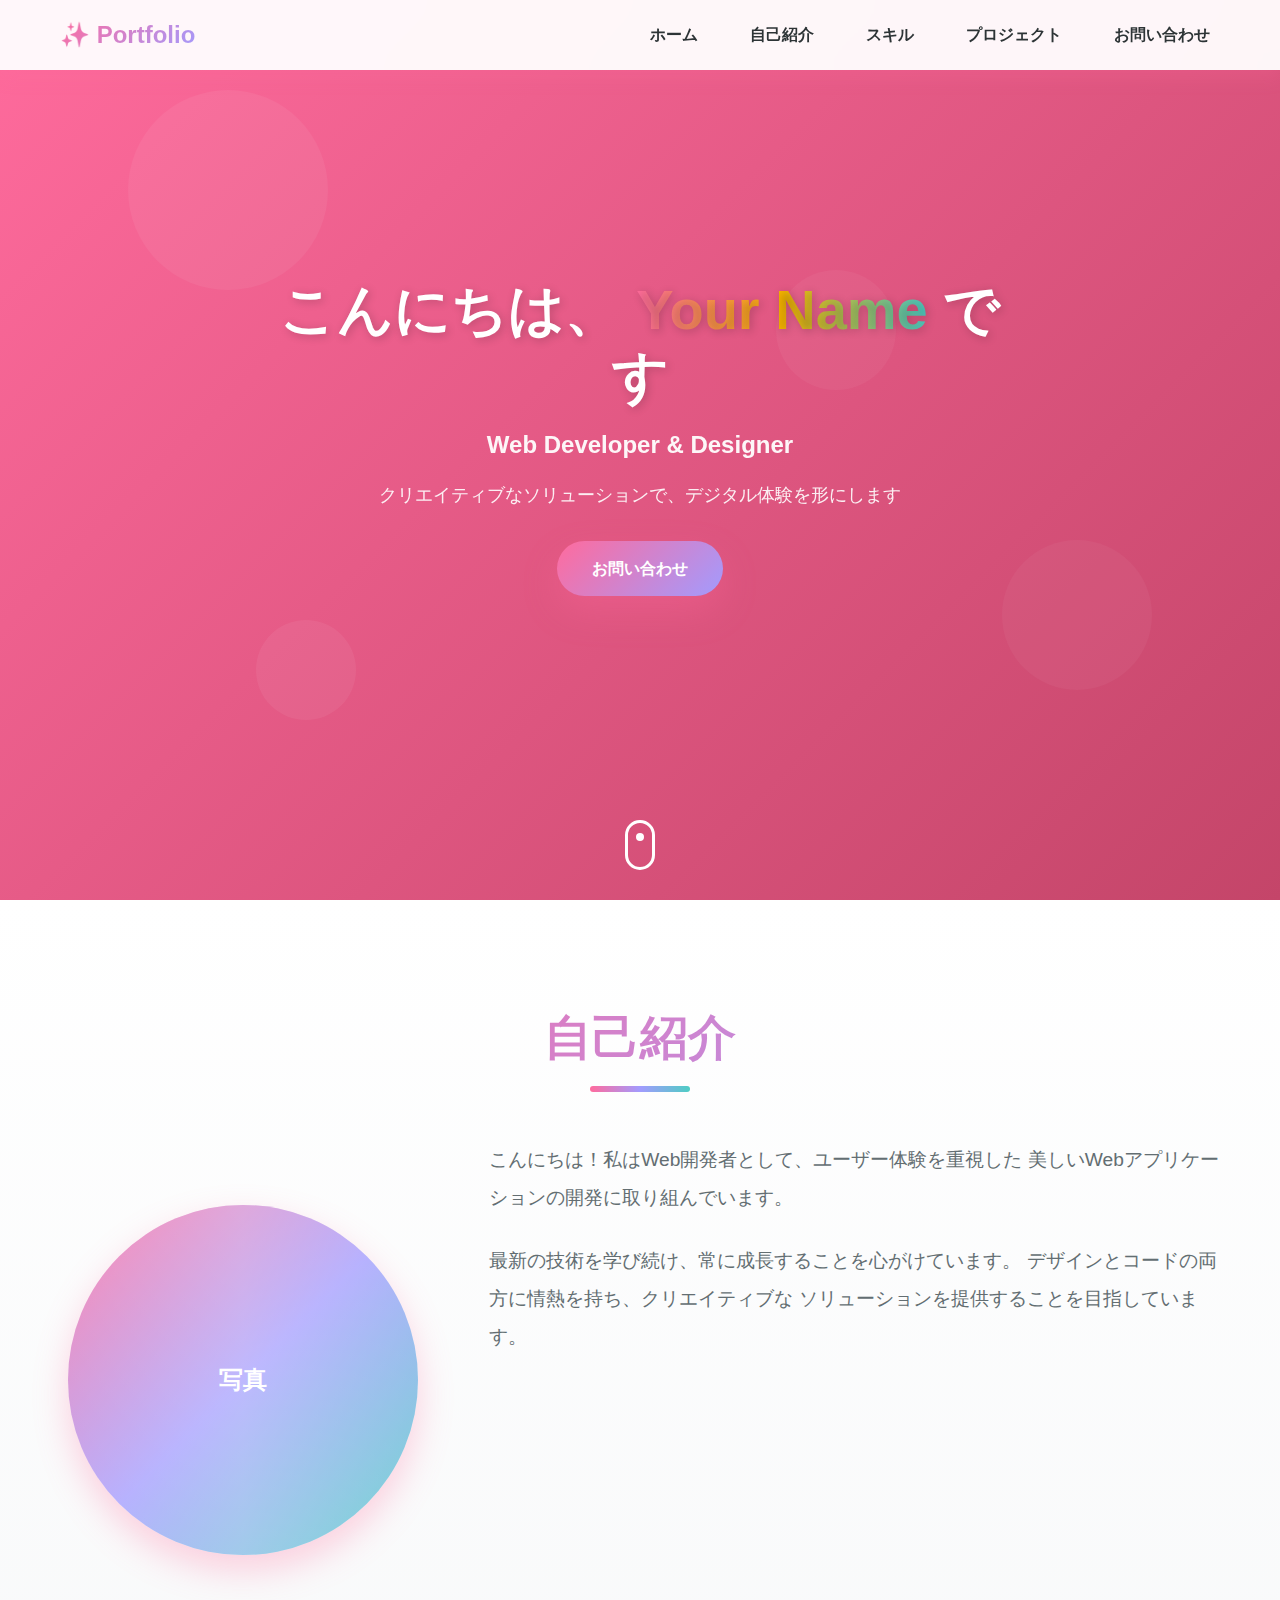
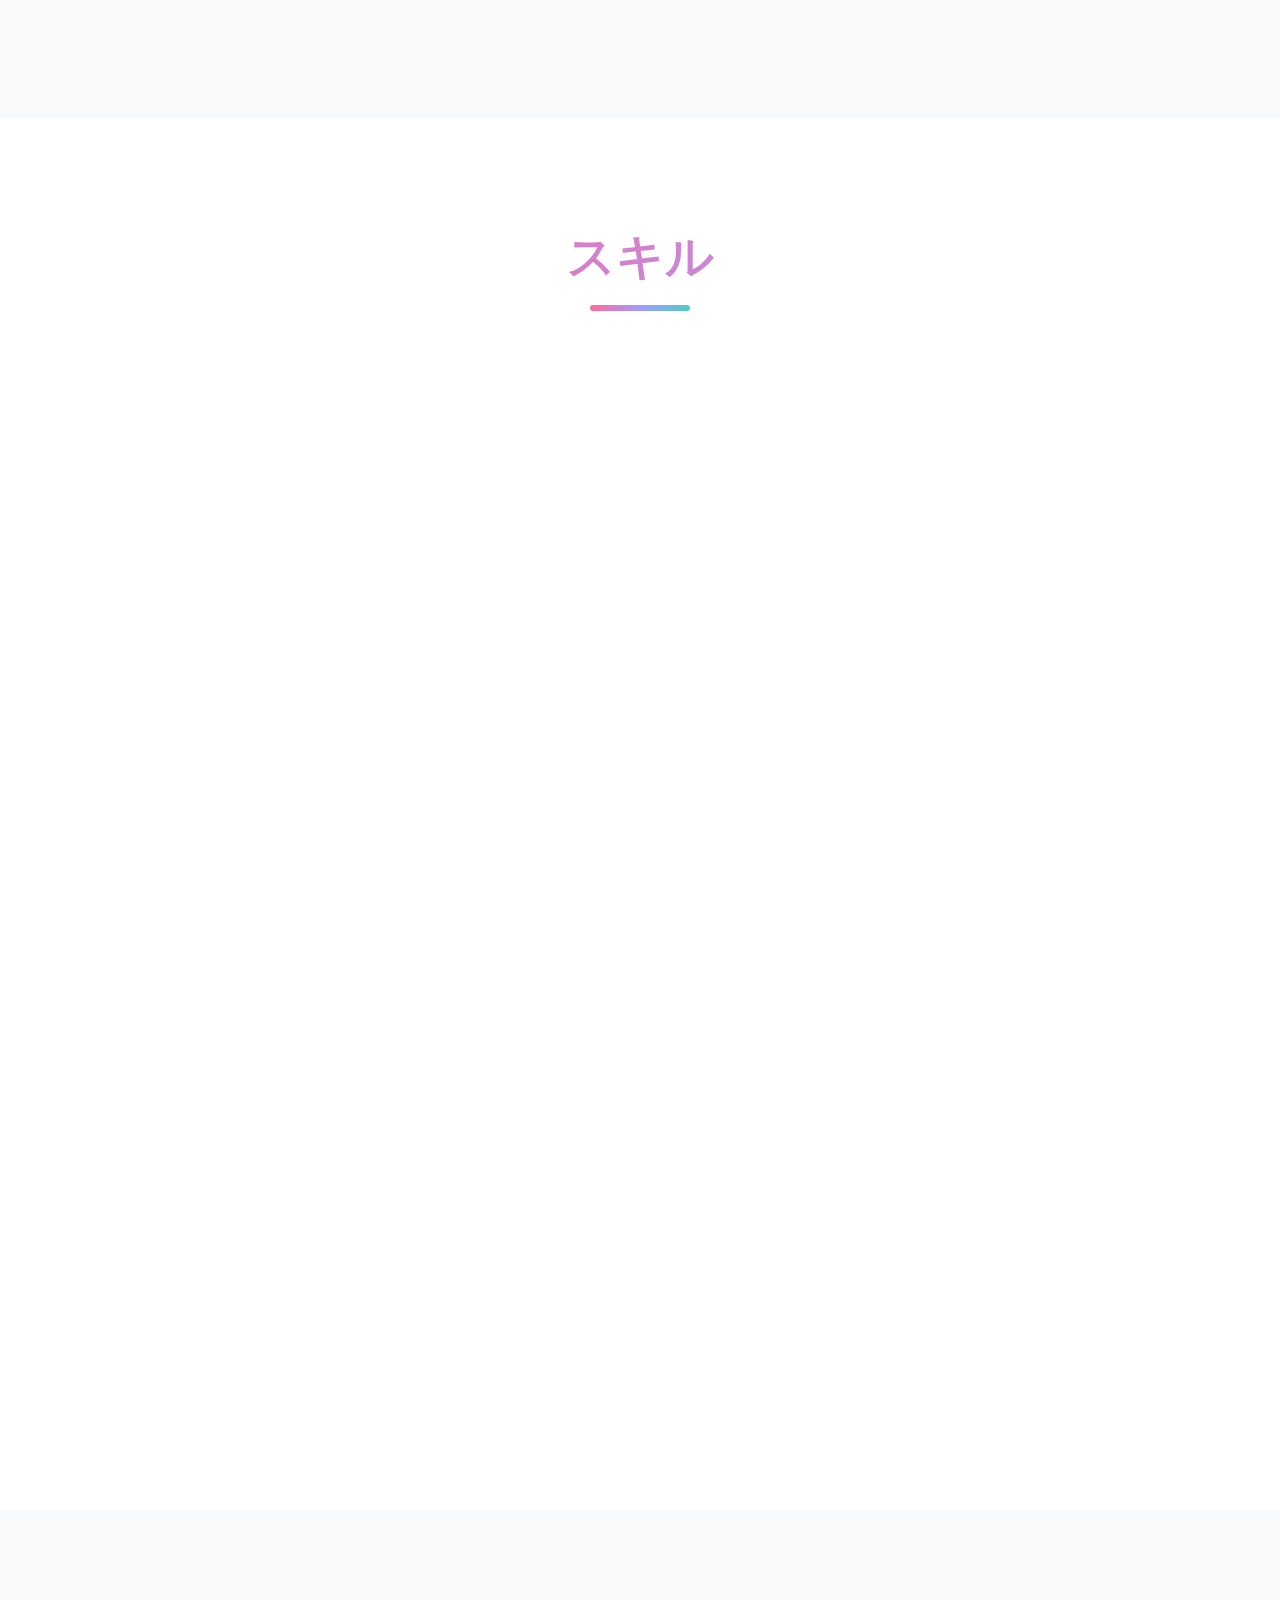
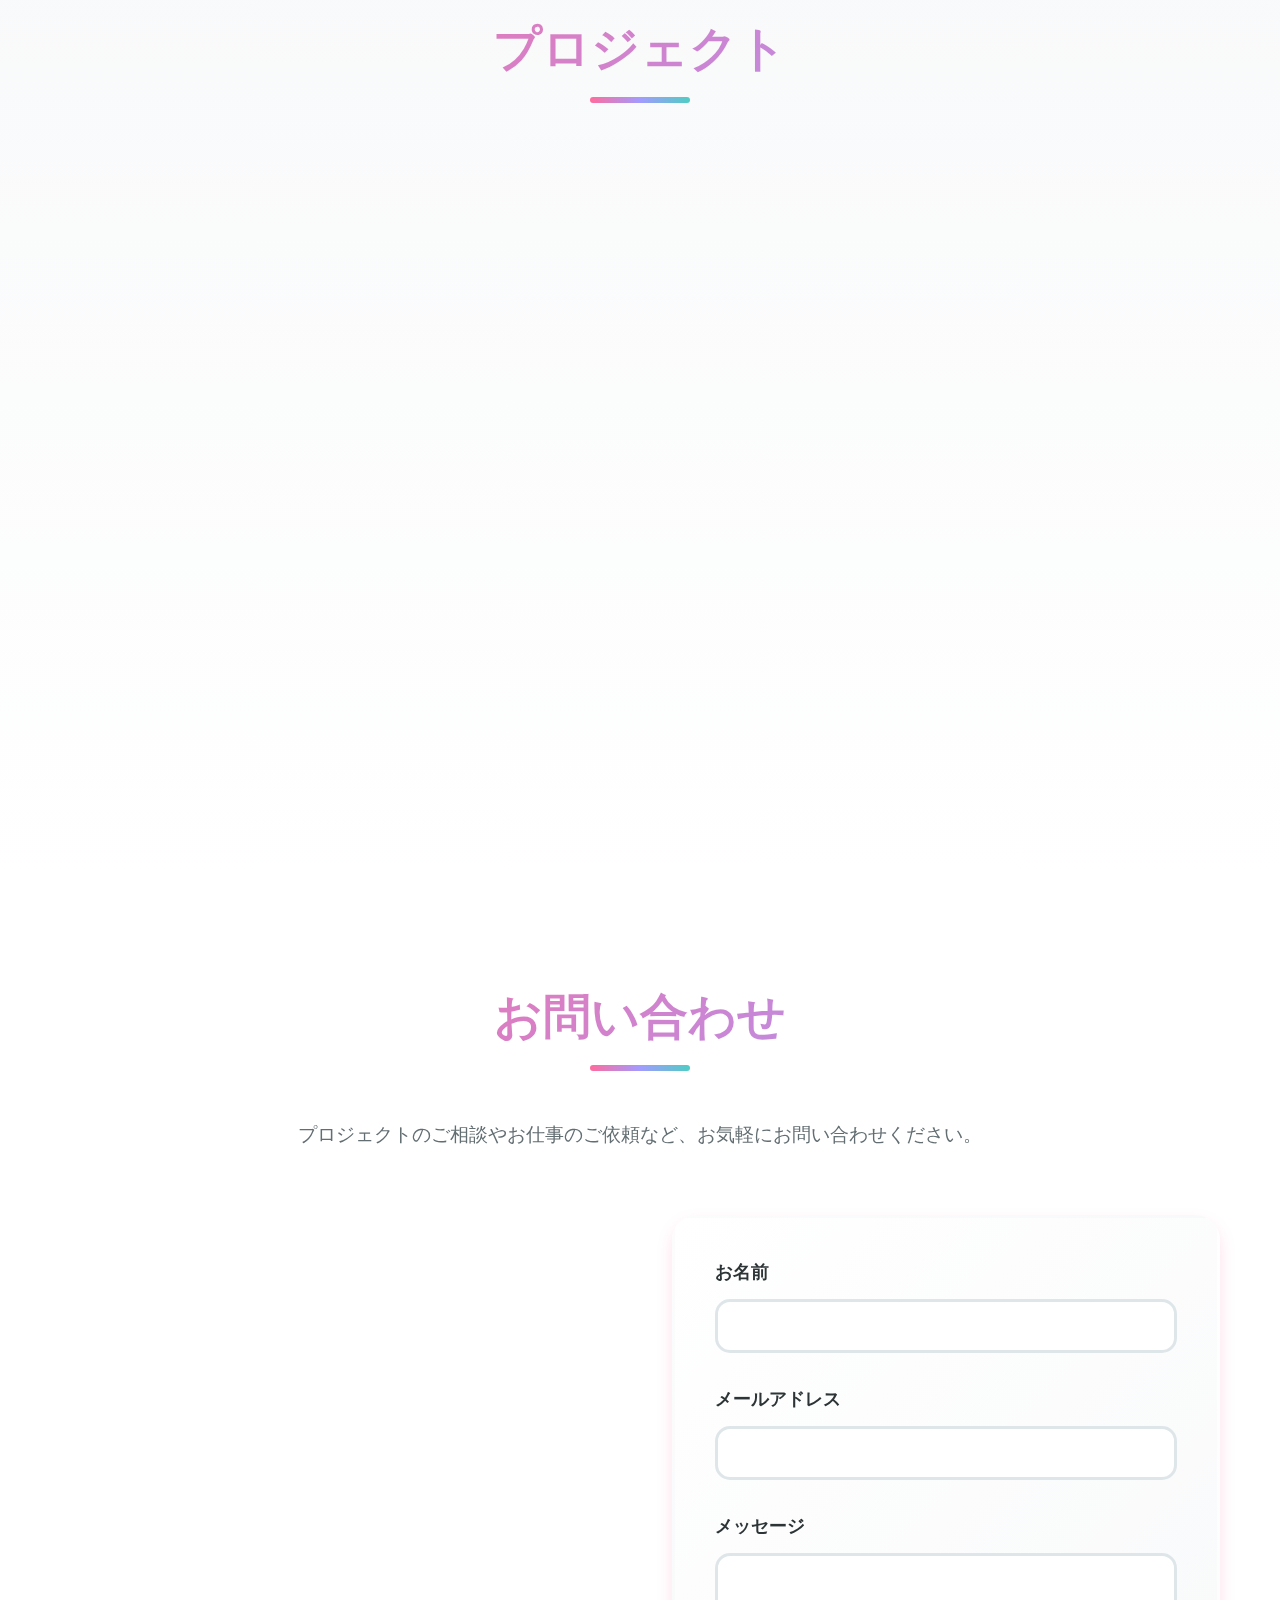
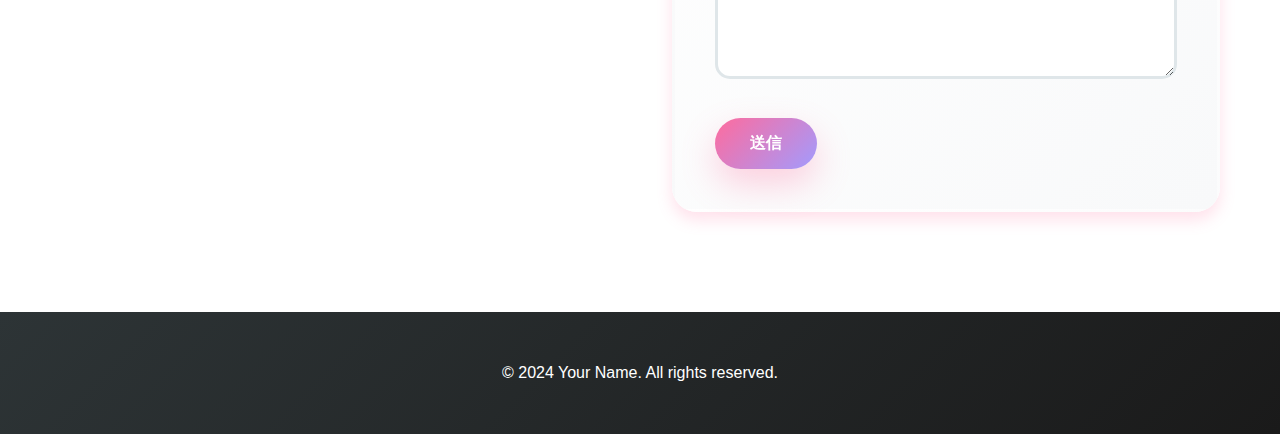
<file: index.html>
<!DOCTYPE html>
<html lang="ja">
  <head>
    <meta charset="UTF-8" />
    <meta name="viewport" content="width=device-width, initial-scale=1.0" />
    <title>ポートフォリオ | Your Name</title>
    <link rel="stylesheet" href="styles.css" />
  </head>
  <body>
    <!-- パーティクル背景 -->
    <canvas id="particles"></canvas>

    <!-- ナビゲーション -->
    <nav class="navbar">
      <div class="container">
        <div class="nav-brand floating">✨ Portfolio</div>
        <ul class="nav-menu">
          <li><a href="#home">ホーム</a></li>
          <li><a href="#about">自己紹介</a></li>
          <li><a href="#skills">スキル</a></li>
          <li><a href="#projects">プロジェクト</a></li>
          <li><a href="#contact">お問い合わせ</a></li>
        </ul>
        <div class="hamburger">
          <span></span>
          <span></span>
          <span></span>
        </div>
      </div>
    </nav>

    <!-- ヒーローセクション -->
    <section id="home" class="hero">
      <div class="floating-shapes">
        <div class="shape shape-1"></div>
        <div class="shape shape-2"></div>
        <div class="shape shape-3"></div>
        <div class="shape shape-4"></div>
      </div>
      <div class="hero-content">
        <h1 class="hero-title">
          <span class="typing-text">こんにちは、</span>
          <span class="highlight rainbow-text">Your Name</span>
          <span class="typing-text">です</span>
        </h1>
        <p class="hero-subtitle bounce-text">Web Developer & Designer</p>
        <p class="hero-description">
          クリエイティブなソリューションで、デジタル体験を形にします
        </p>
        <a href="#contact" class="btn btn-primary pulse-btn">お問い合わせ</a>
      </div>
      <div class="scroll-indicator">
        <span></span>
      </div>
    </section>

    <!-- 自己紹介セクション -->
    <section id="about" class="about">
      <div class="container">
        <h2 class="section-title">自己紹介</h2>
        <div class="about-content">
          <div class="about-image">
            <div class="image-placeholder">
              <span>写真</span>
            </div>
          </div>
          <div class="about-text">
            <p>
              こんにちは！私はWeb開発者として、ユーザー体験を重視した
              美しいWebアプリケーションの開発に取り組んでいます。
            </p>
            <p>
              最新の技術を学び続け、常に成長することを心がけています。
              デザインとコードの両方に情熱を持ち、クリエイティブな
              ソリューションを提供することを目指しています。
            </p>
            <div class="about-stats">
              <div class="stat-item">
                <h3 class="counter" data-target="50">0</h3>
                <p>プロジェクト</p>
              </div>
              <div class="stat-item">
                <h3 class="counter" data-target="3">0</h3>
                <p>年の経験</p>
              </div>
              <div class="stat-item">
                <h3 class="counter" data-target="100">0</h3>
                <p>満足度</p>
              </div>
            </div>
          </div>
        </div>
      </div>
    </section>

    <!-- スキルセクション -->
    <section id="skills" class="skills">
      <div class="container">
        <h2 class="section-title">スキル</h2>
        <div class="skills-grid">
          <div class="skill-card" data-tilt>
            <div class="skill-icon floating-icon">💻</div>
            <h3>フロントエンド</h3>
            <ul>
              <li>HTML5 / CSS3</li>
              <li>JavaScript</li>
              <li>React</li>
              <li>Vue.js</li>
            </ul>
          </div>
          <div class="skill-card" data-tilt>
            <div class="skill-icon floating-icon">⚙️</div>
            <h3>バックエンド</h3>
            <ul>
              <li>Node.js</li>
              <li>Python</li>
              <li>PHP</li>
              <li>データベース</li>
            </ul>
          </div>
          <div class="skill-card" data-tilt>
            <div class="skill-icon floating-icon">🎨</div>
            <h3>デザイン</h3>
            <ul>
              <li>UI/UXデザイン</li>
              <li>Figma</li>
              <li>Adobe XD</li>
              <li>レスポンシブデザイン</li>
            </ul>
          </div>
          <div class="skill-card" data-tilt>
            <div class="skill-icon floating-icon">🛠️</div>
            <h3>その他</h3>
            <ul>
              <li>Git / GitHub</li>
              <li>Docker</li>
              <li>CI/CD</li>
              <li>アジャイル開発</li>
            </ul>
          </div>
        </div>
      </div>
    </section>

    <!-- プロジェクトセクション -->
    <section id="projects" class="projects">
      <div class="container">
        <h2 class="section-title">プロジェクト</h2>
        <div class="projects-grid">
          <div class="project-card project-card-3d">
            <div class="project-image">
              <div class="image-placeholder">プロジェクト画像</div>
            </div>
            <div class="project-content">
              <h3>プロジェクト名 1</h3>
              <p>
                プロジェクトの説明がここに入ります。使用した技術や特徴を簡潔に説明します。
              </p>
              <div class="project-tags">
                <span class="tag">HTML</span>
                <span class="tag">CSS</span>
                <span class="tag">JavaScript</span>
              </div>
              <div class="project-links">
                <a href="#" class="btn btn-secondary">詳細を見る</a>
                <a href="#" class="btn btn-outline">GitHub</a>
              </div>
            </div>
          </div>
          <div class="project-card project-card-3d">
            <div class="project-image">
              <div class="image-placeholder">プロジェクト画像</div>
            </div>
            <div class="project-content">
              <h3>プロジェクト名 2</h3>
              <p>
                プロジェクトの説明がここに入ります。使用した技術や特徴を簡潔に説明します。
              </p>
              <div class="project-tags">
                <span class="tag">React</span>
                <span class="tag">Node.js</span>
                <span class="tag">MongoDB</span>
              </div>
              <div class="project-links">
                <a href="#" class="btn btn-secondary">詳細を見る</a>
                <a href="#" class="btn btn-outline">GitHub</a>
              </div>
            </div>
          </div>
          <div class="project-card project-card-3d">
            <div class="project-image">
              <div class="image-placeholder">プロジェクト画像</div>
            </div>
            <div class="project-content">
              <h3>プロジェクト名 3</h3>
              <p>
                プロジェクトの説明がここに入ります。使用した技術や特徴を簡潔に説明します。
              </p>
              <div class="project-tags">
                <span class="tag">Vue.js</span>
                <span class="tag">Firebase</span>
                <span class="tag">TypeScript</span>
              </div>
              <div class="project-links">
                <a href="#" class="btn btn-secondary">詳細を見る</a>
                <a href="#" class="btn btn-outline">GitHub</a>
              </div>
            </div>
          </div>
        </div>
      </div>
    </section>

    <!-- お問い合わせセクション -->
    <section id="contact" class="contact">
      <div class="container">
        <h2 class="section-title">お問い合わせ</h2>
        <p class="contact-description">
          プロジェクトのご相談やお仕事のご依頼など、お気軽にお問い合わせください。
        </p>
        <div class="contact-content">
          <div class="contact-info">
            <div class="contact-item">
              <div class="contact-icon">📧</div>
              <div>
                <h3>Email</h3>
                <p>your.email@example.com</p>
              </div>
            </div>
            <div class="contact-item">
              <div class="contact-icon">💼</div>
              <div>
                <h3>LinkedIn</h3>
                <p>linkedin.com/in/yourprofile</p>
              </div>
            </div>
            <div class="contact-item">
              <div class="contact-icon">🐙</div>
              <div>
                <h3>GitHub</h3>
                <p>github.com/yourusername</p>
              </div>
            </div>
          </div>
          <form class="contact-form">
            <div class="form-group">
              <label for="name">お名前</label>
              <input type="text" id="name" name="name" required />
            </div>
            <div class="form-group">
              <label for="email">メールアドレス</label>
              <input type="email" id="email" name="email" required />
            </div>
            <div class="form-group">
              <label for="message">メッセージ</label>
              <textarea
                id="message"
                name="message"
                rows="5"
                required
              ></textarea>
            </div>
            <button type="submit" class="btn btn-primary">送信</button>
          </form>
        </div>
      </div>
    </section>

    <!-- フッター -->
    <footer class="footer">
      <div class="container">
        <p>&copy; 2024 Your Name. All rights reserved.</p>
      </div>
    </footer>

    <script src="script.js"></script>
  </body>
</html>
</file>
<file: styles.css>
/* リセットとベーススタイル */
* {
    margin: 0;
    padding: 0;
    box-sizing: border-box;
}

:root {
    --primary-color: #ff6b9d;
    --secondary-color: #c44569;
    --accent-color: #f8b500;
    --accent-blue: #4ecdc4;
    --accent-purple: #a29bfe;
    --accent-green: #00b894;
    --text-dark: #2d3436;
    --text-light: #636e72;
    --bg-light: #f8f9fa;
    --bg-white: #ffffff;
    --border-color: #dfe6e9;
    --shadow: 0 8px 16px rgba(255, 107, 157, 0.2);
    --shadow-lg: 0 15px 35px rgba(255, 107, 157, 0.3);
}

html {
    scroll-behavior: smooth;
}

body {
    font-family: -apple-system, BlinkMacSystemFont, 'Segoe UI', 'Roboto', 'Oxygen', 'Ubuntu', 'Cantarell', 'Fira Sans', 'Droid Sans', 'Helvetica Neue', sans-serif;
    line-height: 1.6;
    color: var(--text-dark);
    background-color: var(--bg-white);
    overflow-x: hidden;
    cursor: none;
}

/* カスタムカーソル */
.custom-cursor {
    width: 20px;
    height: 20px;
    border: 2px solid var(--primary-color);
    border-radius: 50%;
    position: fixed;
    pointer-events: none;
    z-index: 9999;
    transition: transform 0.2s ease;
    mix-blend-mode: difference;
}

.custom-cursor.cursor-hover {
    transform: scale(1.5);
    background-color: var(--primary-color);
}

.container {
    max-width: 1200px;
    margin: 0 auto;
    padding: 0 20px;
}

/* パーティクル背景 */
#particles {
    position: fixed;
    top: 0;
    left: 0;
    width: 100%;
    height: 100%;
    z-index: -1;
    opacity: 0.6;
}

/* ナビゲーション */
.navbar {
    position: fixed;
    top: 0;
    width: 100%;
    background-color: rgba(255, 255, 255, 0.95);
    backdrop-filter: blur(20px);
    box-shadow: var(--shadow);
    z-index: 1000;
    transition: all 0.3s ease;
}

.navbar .container {
    display: flex;
    justify-content: space-between;
    align-items: center;
    padding: 1rem 20px;
}

.nav-brand {
    font-size: 1.5rem;
    font-weight: bold;
    background: linear-gradient(135deg, var(--primary-color), var(--accent-purple), var(--accent-blue));
    background-size: 200% 200%;
    -webkit-background-clip: text;
    -webkit-text-fill-color: transparent;
    background-clip: text;
    animation: gradientShift 3s ease infinite;
}

.floating {
    animation: float 3s ease-in-out infinite;
}

@keyframes float {
    0%, 100% { transform: translateY(0px); }
    50% { transform: translateY(-10px); }
}

@keyframes gradientShift {
    0%, 100% { background-position: 0% 50%; }
    50% { background-position: 100% 50%; }
}

.nav-menu {
    display: flex;
    list-style: none;
    gap: 2rem;
}

.nav-menu a {
    text-decoration: none;
    color: var(--text-dark);
    font-weight: 600;
    transition: all 0.3s ease;
    position: relative;
    padding: 5px 10px;
}

.nav-menu a::before {
    content: '';
    position: absolute;
    bottom: 0;
    left: 50%;
    width: 0;
    height: 3px;
    background: linear-gradient(90deg, var(--primary-color), var(--accent-purple));
    border-radius: 3px;
    transition: all 0.3s ease;
    transform: translateX(-50%);
}

.nav-menu a:hover {
    color: var(--primary-color);
    transform: translateY(-2px);
}

.nav-menu a:hover::before {
    width: 100%;
}

.hamburger {
    display: none;
    flex-direction: column;
    cursor: pointer;
    gap: 5px;
}

.hamburger span {
    width: 25px;
    height: 3px;
    background: linear-gradient(90deg, var(--primary-color), var(--accent-purple));
    transition: all 0.3s ease;
    border-radius: 3px;
}

.hamburger.active span:nth-child(1) {
    transform: rotate(45deg) translate(8px, 8px);
}

.hamburger.active span:nth-child(2) {
    opacity: 0;
}

.hamburger.active span:nth-child(3) {
    transform: rotate(-45deg) translate(7px, -7px);
}

/* ヒーローセクション */
.hero {
    min-height: 100vh;
    display: flex;
    align-items: center;
    justify-content: center;
    background: linear-gradient(135deg, #ff6b9d 0%, #c44569 25%, #a29bfe 50%, #4ecdc4 75%, #00b894 100%);
    background-size: 400% 400%;
    animation: gradientMove 15s ease infinite;
    color: white;
    text-align: center;
    position: relative;
    padding-top: 80px;
    overflow: hidden;
}

@keyframes gradientMove {
    0%, 100% { background-position: 0% 50%; }
    50% { background-position: 100% 50%; }
}

.floating-shapes {
    position: absolute;
    width: 100%;
    height: 100%;
    top: 0;
    left: 0;
    overflow: hidden;
    z-index: 0;
}

.shape {
    position: absolute;
    border-radius: 50%;
    opacity: 0.3;
    animation: floatShape 20s infinite;
}

.shape-1 {
    width: 200px;
    height: 200px;
    background: rgba(255, 255, 255, 0.2);
    top: 10%;
    left: 10%;
    animation-delay: 0s;
}

.shape-2 {
    width: 150px;
    height: 150px;
    background: rgba(255, 255, 255, 0.15);
    top: 60%;
    right: 10%;
    animation-delay: 5s;
}

.shape-3 {
    width: 100px;
    height: 100px;
    background: rgba(255, 255, 255, 0.2);
    bottom: 20%;
    left: 20%;
    animation-delay: 10s;
}

.shape-4 {
    width: 120px;
    height: 120px;
    background: rgba(255, 255, 255, 0.15);
    top: 30%;
    right: 30%;
    animation-delay: 15s;
}

@keyframes floatShape {
    0%, 100% {
        transform: translate(0, 0) rotate(0deg);
    }
    25% {
        transform: translate(50px, -50px) rotate(90deg);
    }
    50% {
        transform: translate(-30px, -100px) rotate(180deg);
    }
    75% {
        transform: translate(-50px, 50px) rotate(270deg);
    }
}

.hero-content {
    max-width: 800px;
    padding: 2rem;
    position: relative;
    z-index: 1;
}

.hero-title {
    font-size: 3.5rem;
    font-weight: 800;
    margin-bottom: 1rem;
    line-height: 1.2;
    text-shadow: 2px 2px 10px rgba(0, 0, 0, 0.2);
}

.rainbow-text {
    background: linear-gradient(90deg, #ff6b9d, #f8b500, #4ecdc4, #a29bfe, #00b894);
    background-size: 200% 200%;
    -webkit-background-clip: text;
    -webkit-text-fill-color: transparent;
    background-clip: text;
    animation: rainbow 3s ease infinite;
    display: inline-block;
}

@keyframes rainbow {
    0%, 100% { background-position: 0% 50%; }
    50% { background-position: 100% 50%; }
}

.typing-text {
    opacity: 0;
}

.bounce-text {
    animation: bounceIn 1s ease 0.5s both;
}

@keyframes bounceIn {
    0% {
        opacity: 0;
        transform: scale(0.3) translateY(-50px);
    }
    50% {
        transform: scale(1.05) translateY(0);
    }
    70% {
        transform: scale(0.9);
    }
    100% {
        opacity: 1;
        transform: scale(1);
    }
}

.hero-subtitle {
    font-size: 1.5rem;
    margin-bottom: 1rem;
    opacity: 0.95;
    font-weight: 600;
}

.hero-description {
    font-size: 1.1rem;
    margin-bottom: 2rem;
    opacity: 0.9;
}

.pulse-btn {
    animation: pulse 2s ease infinite;
    position: relative;
    overflow: hidden;
}

.pulse-btn::before {
    content: '';
    position: absolute;
    top: 50%;
    left: 50%;
    width: 0;
    height: 0;
    border-radius: 50%;
    background: rgba(255, 255, 255, 0.5);
    transform: translate(-50%, -50%);
    transition: width 0.6s, height 0.6s;
}

.pulse-btn:hover::before {
    width: 300px;
    height: 300px;
}

@keyframes pulse {
    0%, 100% {
        box-shadow: 0 0 0 0 rgba(255, 255, 255, 0.7);
    }
    50% {
        box-shadow: 0 0 0 20px rgba(255, 255, 255, 0);
    }
}

.scroll-indicator {
    position: absolute;
    bottom: 30px;
    left: 50%;
    transform: translateX(-50%);
    animation: bounce 2s infinite;
    z-index: 1;
}

.scroll-indicator span {
    display: block;
    width: 30px;
    height: 50px;
    border: 3px solid white;
    border-radius: 25px;
    position: relative;
}

.scroll-indicator span::before {
    content: '';
    position: absolute;
    top: 10px;
    left: 50%;
    transform: translateX(-50%);
    width: 8px;
    height: 8px;
    background: white;
    border-radius: 50%;
    animation: scroll 2s infinite;
}

/* ボタン */
.btn {
    display: inline-block;
    padding: 15px 35px;
    border-radius: 50px;
    text-decoration: none;
    font-weight: 700;
    transition: all 0.3s ease;
    border: none;
    cursor: pointer;
    font-size: 1rem;
    position: relative;
    z-index: 1;
}

.btn-primary {
    background: linear-gradient(135deg, var(--primary-color), var(--accent-purple));
    color: white;
    box-shadow: var(--shadow-lg);
}

.btn-primary:hover {
    transform: translateY(-3px) scale(1.05);
    box-shadow: 0 20px 40px rgba(255, 107, 157, 0.4);
}

.btn-secondary {
    background: linear-gradient(135deg, var(--accent-blue), var(--accent-green));
    color: white;
}

.btn-secondary:hover {
    transform: translateY(-3px) scale(1.05);
    box-shadow: 0 15px 30px rgba(78, 205, 196, 0.4);
}

.btn-outline {
    background-color: transparent;
    color: var(--primary-color);
    border: 3px solid var(--primary-color);
    font-weight: 700;
}

.btn-outline:hover {
    background: linear-gradient(135deg, var(--primary-color), var(--accent-purple));
    color: white;
    transform: translateY(-3px) scale(1.05);
}

/* セクション共通スタイル */
section {
    padding: 100px 0;
    position: relative;
}

.section-title {
    font-size: 3rem;
    text-align: center;
    margin-bottom: 4rem;
    position: relative;
    color: var(--text-dark);
    font-weight: 800;
    background: linear-gradient(135deg, var(--primary-color), var(--accent-purple));
    -webkit-background-clip: text;
    -webkit-text-fill-color: transparent;
    background-clip: text;
}

.section-title::after {
    content: '';
    position: absolute;
    bottom: -15px;
    left: 50%;
    transform: translateX(-50%);
    width: 100px;
    height: 6px;
    background: linear-gradient(90deg, var(--primary-color), var(--accent-purple), var(--accent-blue));
    border-radius: 10px;
    animation: expandLine 1s ease;
}

@keyframes expandLine {
    from {
        width: 0;
    }
    to {
        width: 100px;
    }
}

/* フェードインアニメーション */
.fade-in {
    opacity: 0;
    transform: translateY(30px);
    transition: all 0.6s ease;
}

.fade-in-visible {
    opacity: 1;
    transform: translateY(0);
}

/* 自己紹介セクション */
.about {
    background: linear-gradient(180deg, #fff 0%, #f8f9fa 100%);
}

.about-content {
    display: grid;
    grid-template-columns: 1fr 2fr;
    gap: 4rem;
    align-items: center;
}

.about-image {
    text-align: center;
}

.image-placeholder {
    width: 100%;
    max-width: 350px;
    height: 350px;
    background: linear-gradient(135deg, var(--primary-color), var(--accent-purple), var(--accent-blue));
    border-radius: 50%;
    display: flex;
    align-items: center;
    justify-content: center;
    color: white;
    font-size: 1.5rem;
    font-weight: bold;
    margin: 0 auto;
    box-shadow: var(--shadow-lg);
    animation: float 4s ease-in-out infinite;
    position: relative;
    overflow: hidden;
}

.image-placeholder::before {
    content: '';
    position: absolute;
    width: 200%;
    height: 200%;
    background: linear-gradient(45deg, transparent, rgba(255, 255, 255, 0.3), transparent);
    animation: shine 3s infinite;
    transform: rotate(45deg);
}

@keyframes shine {
    0% { transform: translateX(-100%) translateY(-100%) rotate(45deg); }
    100% { transform: translateX(100%) translateY(100%) rotate(45deg); }
}

.about-text p {
    margin-bottom: 1.5rem;
    color: var(--text-light);
    font-size: 1.2rem;
    line-height: 2;
}

.about-stats {
    display: grid;
    grid-template-columns: repeat(3, 1fr);
    gap: 2rem;
    margin-top: 3rem;
}

.stat-item {
    text-align: center;
    padding: 2rem;
    background: white;
    border-radius: 20px;
    box-shadow: var(--shadow);
    transition: all 0.3s ease;
    border: 3px solid transparent;
    background-clip: padding-box;
}

.stat-item:hover {
    transform: translateY(-10px) scale(1.05);
    border-color: var(--primary-color);
    box-shadow: var(--shadow-lg);
}

.stat-item h3 {
    font-size: 3rem;
    background: linear-gradient(135deg, var(--primary-color), var(--accent-purple));
    -webkit-background-clip: text;
    -webkit-text-fill-color: transparent;
    background-clip: text;
    margin-bottom: 0.5rem;
    font-weight: 800;
}

.stat-item p {
    color: var(--text-light);
    font-weight: 600;
    font-size: 1.1rem;
}

/* スキルセクション */
.skills-grid {
    display: grid;
    grid-template-columns: repeat(auto-fit, minmax(280px, 1fr));
    gap: 2.5rem;
}

.skill-card {
    background: white;
    padding: 2.5rem;
    border-radius: 25px;
    box-shadow: var(--shadow);
    transition: all 0.4s ease;
    text-align: center;
    border: 3px solid transparent;
    position: relative;
    overflow: hidden;
}

.skill-card::before {
    content: '';
    position: absolute;
    top: 0;
    left: -100%;
    width: 100%;
    height: 100%;
    background: linear-gradient(90deg, transparent, rgba(255, 107, 157, 0.1), transparent);
    transition: left 0.5s;
}

.skill-card:hover::before {
    left: 100%;
}

.skill-card:hover {
    transform: translateY(-10px);
    box-shadow: var(--shadow-lg);
    border-color: var(--primary-color);
}

.floating-icon {
    font-size: 4rem;
    margin-bottom: 1rem;
    display: inline-block;
    animation: float 3s ease-in-out infinite;
    filter: drop-shadow(0 5px 10px rgba(0, 0, 0, 0.1));
}

.skill-card h3 {
    font-size: 1.8rem;
    margin-bottom: 1.5rem;
    color: var(--text-dark);
    font-weight: 700;
}

.skill-card ul {
    list-style: none;
    text-align: left;
}

.skill-card li {
    padding: 0.8rem 0;
    color: var(--text-light);
    border-bottom: 2px dashed var(--border-color);
    font-weight: 500;
    transition: all 0.3s ease;
}

.skill-card li:last-child {
    border-bottom: none;
}

.skill-card li:hover {
    color: var(--primary-color);
    transform: translateX(10px);
}

.skill-card li::before {
    content: '✨ ';
    margin-right: 0.5rem;
    font-size: 1.2rem;
}

/* プロジェクトセクション */
.projects {
    background: linear-gradient(180deg, #f8f9fa 0%, #fff 100%);
}

.projects-grid {
    display: grid;
    grid-template-columns: repeat(auto-fit, minmax(350px, 1fr));
    gap: 3rem;
}

.project-card {
    background: white;
    border-radius: 25px;
    overflow: hidden;
    box-shadow: var(--shadow);
    transition: all 0.4s ease;
    border: 3px solid transparent;
}

.project-card:hover {
    box-shadow: var(--shadow-lg);
    border-color: var(--primary-color);
}

.project-card-3d {
    transform-style: preserve-3d;
    transition: transform 0.1s ease;
}

.project-image {
    width: 100%;
    height: 220px;
    overflow: hidden;
    position: relative;
}

.project-image .image-placeholder {
    width: 100%;
    height: 100%;
    max-width: none;
    border-radius: 0;
    margin: 0;
    background: linear-gradient(135deg, var(--primary-color), var(--accent-purple), var(--accent-blue));
    border-radius: 0;
    font-size: 1.5rem;
    position: relative;
}

.project-content {
    padding: 2rem;
}

.project-content h3 {
    font-size: 1.8rem;
    margin-bottom: 1rem;
    color: var(--text-dark);
    font-weight: 700;
}

.project-content p {
    color: var(--text-light);
    margin-bottom: 1.5rem;
    line-height: 1.8;
}

.project-tags {
    display: flex;
    flex-wrap: wrap;
    gap: 0.8rem;
    margin-bottom: 1.5rem;
}

.tag {
    background: linear-gradient(135deg, var(--primary-color), var(--accent-purple));
    color: white;
    padding: 0.5rem 1rem;
    border-radius: 25px;
    font-size: 0.9rem;
    font-weight: 600;
    box-shadow: 0 4px 10px rgba(255, 107, 157, 0.3);
    transition: all 0.3s ease;
}

.tag:hover {
    transform: translateY(-3px) scale(1.1);
    box-shadow: 0 6px 15px rgba(255, 107, 157, 0.4);
}

.project-links {
    display: flex;
    gap: 1rem;
}

.project-links .btn {
    padding: 10px 25px;
    font-size: 0.95rem;
}

/* お問い合わせセクション */
.contact-description {
    text-align: center;
    color: var(--text-light);
    margin-bottom: 4rem;
    font-size: 1.2rem;
}

.contact-content {
    display: grid;
    grid-template-columns: 1fr 1fr;
    gap: 4rem;
}

.contact-info {
    display: flex;
    flex-direction: column;
    gap: 2rem;
}

.contact-item {
    display: flex;
    align-items: flex-start;
    gap: 1.5rem;
    padding: 2rem;
    background: linear-gradient(135deg, #fff 0%, #f8f9fa 100%);
    border-radius: 20px;
    border: 3px solid transparent;
    transition: all 0.3s ease;
    box-shadow: var(--shadow);
}

.contact-item:hover {
    transform: translateX(10px);
    border-color: var(--primary-color);
    box-shadow: var(--shadow-lg);
}

.contact-icon {
    font-size: 2.5rem;
    animation: float 3s ease-in-out infinite;
}

.contact-item h3 {
    margin-bottom: 0.5rem;
    color: var(--text-dark);
    font-weight: 700;
}

.contact-item p {
    color: var(--text-light);
    font-weight: 500;
}

.contact-form {
    background: linear-gradient(135deg, #fff 0%, #f8f9fa 100%);
    padding: 2.5rem;
    border-radius: 25px;
    box-shadow: var(--shadow);
    border: 3px solid transparent;
}

.contact-form:focus-within {
    border-color: var(--primary-color);
    box-shadow: var(--shadow-lg);
}

.form-group {
    margin-bottom: 2rem;
}

.form-group label {
    display: block;
    margin-bottom: 0.8rem;
    color: var(--text-dark);
    font-weight: 700;
    font-size: 1.1rem;
}

.form-group input,
.form-group textarea {
    width: 100%;
    padding: 15px;
    border: 3px solid var(--border-color);
    border-radius: 15px;
    font-size: 1rem;
    font-family: inherit;
    transition: all 0.3s ease;
    background: white;
}

.form-group input:focus,
.form-group textarea:focus {
    outline: none;
    border-color: var(--primary-color);
    box-shadow: 0 0 0 4px rgba(255, 107, 157, 0.1);
    transform: translateY(-2px);
}

.form-group textarea {
    resize: vertical;
}

/* フッター */
.footer {
    background: linear-gradient(135deg, var(--text-dark) 0%, #1a1a1a 100%);
    color: white;
    text-align: center;
    padding: 3rem 0;
}

/* アニメーション */
@keyframes bounce {
    0%, 20%, 50%, 80%, 100% {
        transform: translateX(-50%) translateY(0);
    }
    40% {
        transform: translateX(-50%) translateY(-10px);
    }
    60% {
        transform: translateX(-50%) translateY(-5px);
    }
}

@keyframes scroll {
    0% {
        opacity: 1;
        transform: translateX(-50%) translateY(0);
    }
    100% {
        opacity: 0;
        transform: translateX(-50%) translateY(20px);
    }
}

/* レスポンシブデザイン */
@media (max-width: 768px) {
    body {
        cursor: auto;
    }

    .custom-cursor {
        display: none;
    }

    .hamburger {
        display: flex;
    }

    .nav-menu {
        position: fixed;
        left: -100%;
        top: 70px;
        flex-direction: column;
        background: white;
        width: 100%;
        text-align: center;
        transition: 0.3s;
        box-shadow: var(--shadow-lg);
        padding: 2rem 0;
    }

    .nav-menu.active {
        left: 0;
    }

    .nav-menu li {
        margin: 1rem 0;
    }

    .hero-title {
        font-size: 2.5rem;
    }

    .hero-subtitle {
        font-size: 1.2rem;
    }

    .about-content {
        grid-template-columns: 1fr;
    }

    .about-stats {
        grid-template-columns: 1fr;
    }

    .contact-content {
        grid-template-columns: 1fr;
    }

    .projects-grid {
        grid-template-columns: 1fr;
    }

    .section-title {
        font-size: 2.2rem;
    }

    .skills-grid {
        grid-template-columns: 1fr;
    }
}

@media (max-width: 480px) {
    .hero-title {
        font-size: 2rem;
    }

    .hero-subtitle {
        font-size: 1rem;
    }

    .hero-description {
        font-size: 0.9rem;
    }

    .btn {
        padding: 12px 25px;
        font-size: 0.9rem;
    }

    .section-title {
        font-size: 1.8rem;
    }
}
</file>
